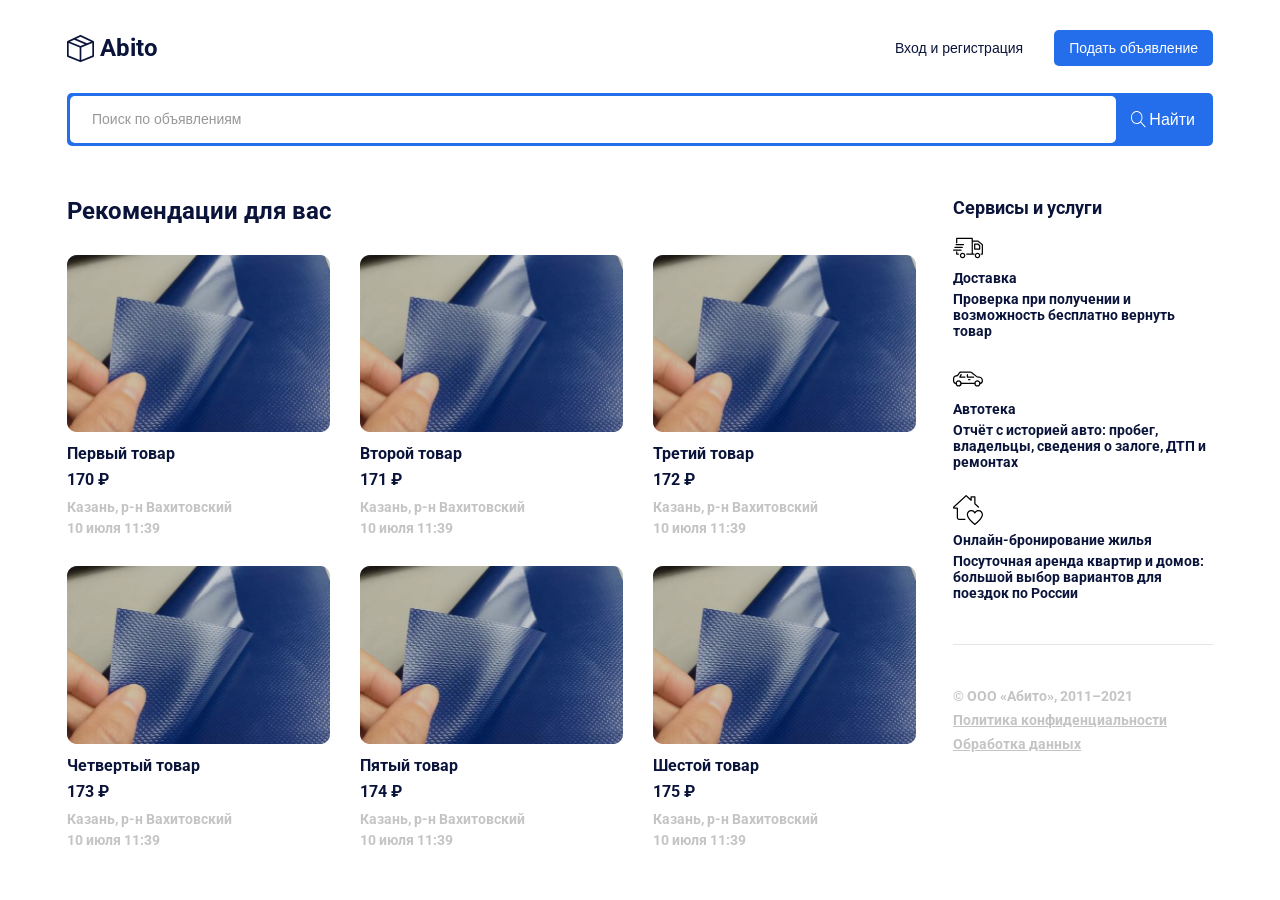
<file: index.html>
<!DOCTYPE html>
<html lang="ru">
<head>
  <meta charset="UTF-8">
  <meta name="viewport" content="width=device-width, initial-scale=1.0">
  <title>Abito</title>
  <link rel="stylesheet" href="./css/style.css">
  <script defer src="./js/main.js"></script>
</head>
<body>
  <header class="header">
    <div class="container">
      <div class="header-box flex">
        <a href="/" class="header-logo flex">
          <img src="./image/logo.svg" alt="Logo">
          <span>Abito</span>
        </a>
        <div class="header-controls flex">
          <button class="btn btn-outline">
            Вход и регистрация
          </button>
          <button class="btn btn-primary">
            Подать объявление
          </button>
        </div>
        <div class="header-burger">
          <img src="/image/burger-menu.svg" alt="Menu">
        </div>
      </div>
    </div>
  </header>
  <main>
    <section class="search">
      <div class="container">
        <div class="search-box flex">
          <input type="text" placeholder="Поиск по объявлениям">
          <button class="btn btn-primary btn-search flex">
            <img src="./image/search.svg" alt="Search">
            <span>Найти</span>
          </button>
        </div>
      </div>
    </section>
    <section class="content">
      <div class="container">
        <div class="content-box flex">
          <div class="content-main">
            <h2 class="content-main__title">
              Рекомендации для вас
            </h2>
            <div class="content-main__list flex">

            </div>
          </div>
          <div class="content-side">
            <h3 class="content-side__title">
              Сервисы и услуги
            </h3>
            <div class="content-side__box">
              <div class="content-side__list flex">
                <div class="content-side__list-item flex">
                  <img src="./image/truck.svg" alt="Truck">
                  <h5 class="content-side__list-item--title">
                    Доставка
                  </h5>
                  <p class="content-side__list-item--text">
                    Проверка при получении и возможность бесплатно вернуть товар
                  </p>
                </div>
                <div class="content-side__list-item flex">
                  <img src="./image/car.svg" alt="Car">
                  <h5 class="content-side__list-item--title">
                    Автотека
                  </h5>
                  <p class="content-side__list-item--text">
                    Отчёт с историей авто: пробег, владельцы, сведения о залоге, ДТП и ремонтах
                  </p>
                </div>
                <div class="content-side__list-item flex">
                  <img src="./image/house.svg" alt="House">
                  <h5 class="content-side__list-item--title">
                    Онлайн-бронирование жилья
                  </h5>
                  <p class="content-side__list-item--text">
                    Посуточная аренда квартир и домов: большой выбор вариантов для поездок по России
                  </p>
                </div>
              </div>
              <div class="content-side__footer flex">
                <p class="content-side__footer-copyright">© ООО «Абито», 2011–2021</p>
                <a class="content-side__footer-link" href="#">Политика конфиденциальности</a>
                <a class="content-side__footer-link" href="#">Обработка данных</a>
              </div>
            </div>
          </div>
        </div>
      </div>
    </section>
  </main>
</body>
</html>
</file>
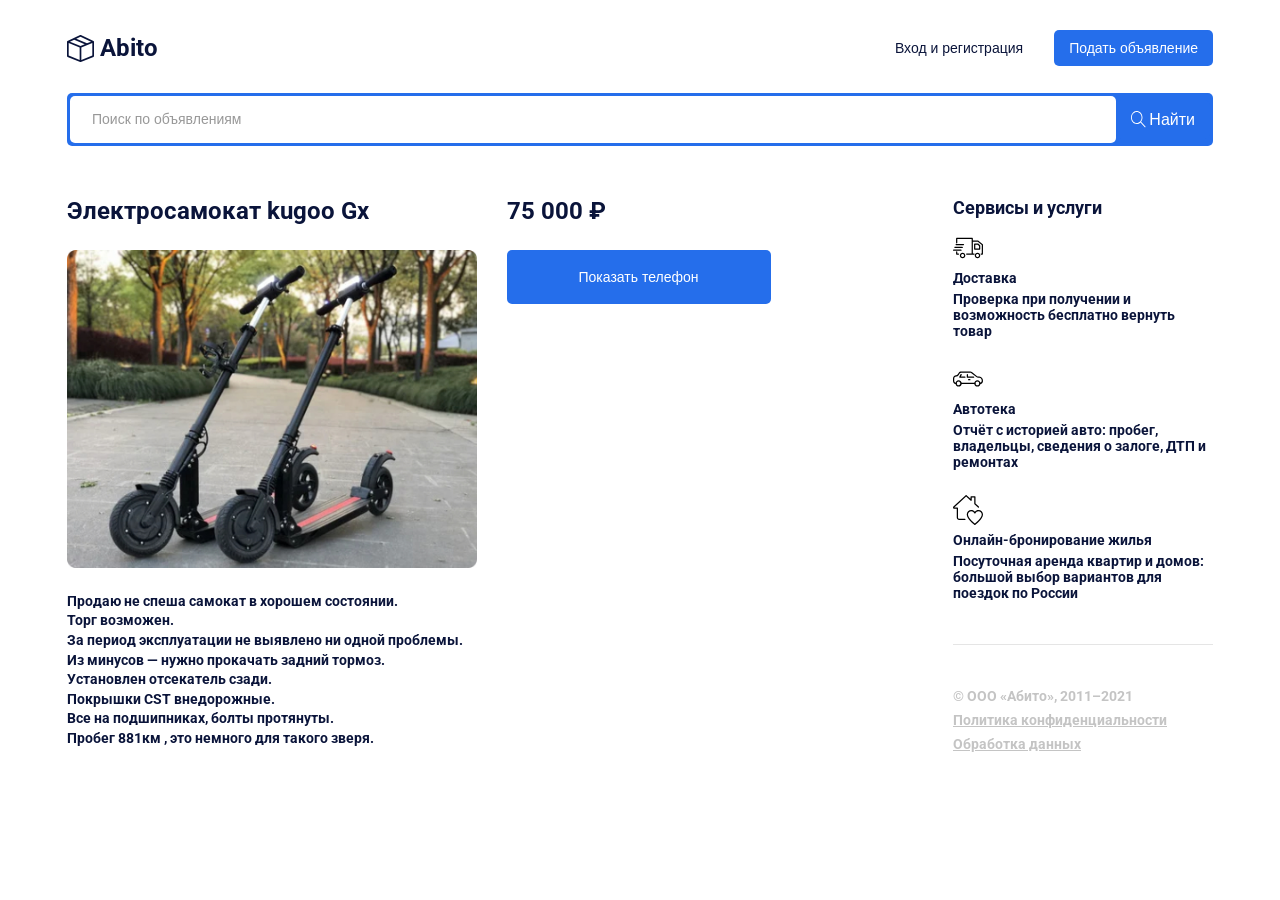
<file: product.html>
<!DOCTYPE html>
<html lang="ru">
<head>
  <meta charset="UTF-8">
  <meta name="viewport" content="width=device-width, initial-scale=1.0">
  <title>Abito</title>
  <link rel="stylesheet" href="./css/style.css">
  <script defer src="./js/main.js"></script>
</head>
<body>
  <header class="header">
    <div class="container">
      <div class="header-box flex">
        <a href="/" class="header-logo flex">
          <img src="./image/logo.svg" alt="Logo">
          <span>Abito</span>
        </a>
        <div class="header-controls flex">
          <button class="btn btn-outline">
            Вход и регистрация
          </button>
          <button class="btn btn-primary">
            Подать объявление
          </button>
        </div>
        <div class="header-burger">
          <img src="/image/burger-menu.svg" alt="Menu">
        </div>
      </div>
    </div>
  </header>
  <main>
    <section class="search">
      <div class="container">
        <div class="search-box flex">
          <input type="text" placeholder="Поиск по объявлениям">
          <button class="btn btn-primary btn-search flex">
            <img src="./image/search.svg" alt="Search">
            <span>Найти</span>
          </button>
        </div>
      </div>
    </section>
    <section class="content">
      <div class="container">
        <div class="content-box flex">
          <div class="content-product flex">
            <div class="content-product__left">
              <h2 class="content-product__left-title">
                Электросамокат kugoo Gx
              </h2>
              <img src="./image/product.jpg" alt="product">
              <p class="content-product__left-text">
                Продаю не спеша самокат в хорошем состоянии.<br>
                Торг возможен.<br>
                За период эксплуатации не выявлено ни одной проблемы.<br>
                Из минусов — нужно прокачать задний тормоз.<br>
                Установлен отсекатель сзади.<br>
                Покрышки CST внедорожные.<br>
                Все на подшипниках, болты протянуты.<br>
                Пробег 881км , это немного для такого зверя.<br>
              </p>
            </div>
            <div class="content-product__right">
              <p class="content-product__right-price">
                75 000 ₽
              </p>
              <button class="btn btn-primary btn-large">
                Показать телефон
              </button>
            </div>
          </div>
          <div class="content-side">
            <h3 class="content-side__title">
              Сервисы и услуги
            </h3>
            <div class="content-side__box">
              <div class="content-side__list flex">
                <div class="content-side__list-item flex">
                  <img src="./image/truck.svg" alt="Truck">
                  <h5 class="content-side__list-item--title">
                    Доставка
                  </h5>
                  <p class="content-side__list-item--text">
                    Проверка при получении и возможность бесплатно вернуть товар
                  </p>
                </div>
                <div class="content-side__list-item flex">
                  <img src="./image/car.svg" alt="Car">
                  <h5 class="content-side__list-item--title">
                    Автотека
                  </h5>
                  <p class="content-side__list-item--text">
                    Отчёт с историей авто: пробег, владельцы, сведения о залоге, ДТП и ремонтах
                  </p>
                </div>
                <div class="content-side__list-item flex">
                  <img src="./image/house.svg" alt="House">
                  <h5 class="content-side__list-item--title">
                    Онлайн-бронирование жилья
                  </h5>
                  <p class="content-side__list-item--text">
                    Посуточная аренда квартир и домов: большой выбор вариантов для поездок по России
                  </p>
                </div>
              </div>
              <div class="content-side__footer flex">
                <p class="content-side__footer-copyright">© ООО «Абито», 2011–2021</p>
                <a class="content-side__footer-link" href="#">Политика конфиденциальности</a>
                <a class="content-side__footer-link" href="#">Обработка данных</a>
              </div>
            </div>
          </div>
        </div>
      </div>
    </section>
  </main>
</body>
</html>
</file>
<file: css/style.css>
* {
  box-sizing: border-box;
}

body {
  margin: 0;
  font-family: Roboto;
}

a {
  cursor: pointer;
  text-decoration: none;
}

@font-face {
  font-family: 'Roboto';
  src: url('/fonts/RobotoBold.woff2') format('woff2');
  font-weight: 700;
  font-style: normal;
  font-display: swap;
}

.container {
  margin: 0 auto;
  padding: 0 12px;
  max-width: 1170px;
  width: 100%;
}

.flex {
  display: flex;
}

.header {
  padding: 30px 0 27px 0;
}

.header-box {
  justify-content: space-between;
  align-items: center;
}

.header-logo {
  justify-content: flex-start;
  align-items: center;
  gap: 6px;
}

.header-logo span {
  font-size: 24px;
  font-weight: 700;
  line-height: 28px;
  color: #0a143a;
  transition: color 0.3s ease-in-out;
}

.header-logo:hover span {
  color: #256eeb;
}

.header-controls {
  flex-direction: row;
  gap: 25px;
}

.btn {
  font-size: 14px;
  font-weight: 400;
  line-height: 16px;
  border: none;
  outline: none;
  cursor: pointer;
}

.btn-outline {
  background-color: transparent;
  color: #0a143a;
  transition: color 0.3s ease-in-out;
}

.btn-outline:hover {
  color: #256eeb;
}

.btn-primary {
  padding: 10px 15px;
  border-radius: 5px;
  background: #256eeb;
  color: #ffffff;
}

.header-burger {
  display: none;
  width: 30px;
  height: 30px;
}

.search {
  margin-bottom: 51px;
}

.search-box {
  padding: 3px;
  justify-content: flex-start;
  align-items: center;
  width: 100%;
  border-radius: 5px;
  background: #256eeb;
}

.search-box input {
  padding: 16px 22px;
  min-width: 0;
  flex-grow: 1;
  outline: none;
  border: none;
  border-radius: 5px;
}

.search-box input::placeholder {
  font-size: 14px;
  font-weight: 400;
  line-height: 16px;
  opacity: 0.4;
  color: #000000;
}

.btn-search {
  align-items: center;
  gap: 3px;
}

.btn-search span {
  font-size: 16px;
  line-height: 19px;
}

.content-box {
  justify-content: space-between;
  align-items: flex-start;
  gap: 37px;
}

.content-main {
  flex-grow: 1;
}

.content-main__title {
  margin: 0;
  margin-bottom: 30px;
  font-size: 24px;
  font-weight: 700;
  line-height: 28px;
  color: #0a143a;
}

.content-main__list {
  justify-content: space-between;
  flex-wrap: wrap;
  row-gap: 30px;
}

.content-main__list-item {
  flex-direction: column;
  align-items: flex-start;
  width: calc((100% - 60px) / 3);
  overflow: hidden;
}

.content-main__list-item--image {
  margin-bottom: 12px;
  width: 100%;
}

.content-main__list-item--image img {
  width: 100%;
}

.content-main__list-item--title {
  margin: 0;
  margin-bottom: 7px;
  font-size: 16px;
  font-weight: 700;
  line-height: 19px;
  color: #0a143a;
  transition: color 0.3s ease-in-out;
}

.content-main__list-item:hover .content-main__list-item--title {
  color: #256eeb;
}

.content-main__list-item--price {
  margin-bottom: 10px;
  font-size: 16px;
  font-weight: 700;
  line-height: 19px;
  color: #0a143a;
}

.content-main__list-item--address,
.content-main__list-item--date {
  font-size: 14px;
  font-weight: 400;
  line-height: 16px;
  color: #c4c4c4;
}

.content-main__list-item--address {
  margin-bottom: 5px;
}

.content-side {
  width: 260px;
  min-width: 260px;
}

.content-side__title {
  margin: 0;
  margin-bottom: 15px;
  font-size: 18px;
  font-weight: 700;
  line-height: 21px;
  color: #0a143a;
}

.content-side__list {
  margin-bottom: 43px;
  padding-bottom: 43px;
  flex-direction: column;
  justify-content: space-between;
  gap: 25px;
  border-bottom: 1px solid #e5e5e5;
}

.content-side__list-item {
  flex-direction: column;
  align-items: flex-start;
  height: 100%;
}

.content-side__list-item img {
  margin-bottom: 7px;
}

.content-side__list-item--title {
  margin: 0;
  margin-bottom: 5px;
  font-size: 14px;
  font-weight: 700;
  line-height: 16px;
  color: #0a143a;
}

.content-side__list-item--text {
  margin: 0;
  font-size: 14px;
  font-weight: 400;
  line-height: 16px;
  color: #0a143a;
}

.content-side__footer {
  flex-direction: column;
  gap: 8px;
}

.content-side__footer-copyright,
.content-side__footer-link {
  margin: 0;
  font-size: 14px;
  font-weight: 400;
  line-height: 16px;
  color: #c4c4c4;
}

.content-side__footer-link {
  transition: color 0.3 ease-in-out;
  text-decoration: underline;
}

.content-side__footer-link:hover {
  color: #256eeb;
}

.content-product {
  flex-grow: 1;
  gap: 30px;
}

.content-product__left,
.content-product__right {
  flex-basis: 50%;
}

.content-product__left-title,
.content-product__right-price {
  margin: 0;
  margin-bottom: 25px;
  font-size: 24px;
  font-weight: 700;
  line-height: 28px;
  color: #0a143a;
}

.content-product__left img {
  margin-bottom: 20px;
  width: 100%;
}

.content-product__left-text {
  margin: 0;
  font-size: 14px;
  font-weight: 400;
  line-height: 140%;
  color: #0a143a;
}

.btn-large {
  width: 264px;
  height: 54px;
}

@media (max-width: 1200px) {
  .container {
    max-width: 930px;
  }

  .content-main__list-item {
    width: calc((100% - 30px) / 2);
  }
}

@media (max-width: 991px) {
  .container {
    max-width: 730px;
  }

  .content-box {
    flex-direction: column;
  }

  .content-main,
  .content-side {
    width: 100%;
  }

  .content-side {
    min-width: 0;
  }

  .content-product {
    flex-direction: column;
    width: 100%;
  }

  .content-product__left,
  .content-product__right {
    flex-basis: 100%;
    width: 100%;
  }
}

@media (max-width: 786px) {
  .container {
    max-width: 100%;
  }

  .header-controls {
    display: none;
  }

  .header-burger {
    display: block;
  }

  .btn-search span {
    display: none;
  }
}

@media (max-width: 480px) {
  .content-main__list-item {
    width: 100%;
  }

  .content-side__list-item--text {
    width: 217px;
  }
}
</file>
